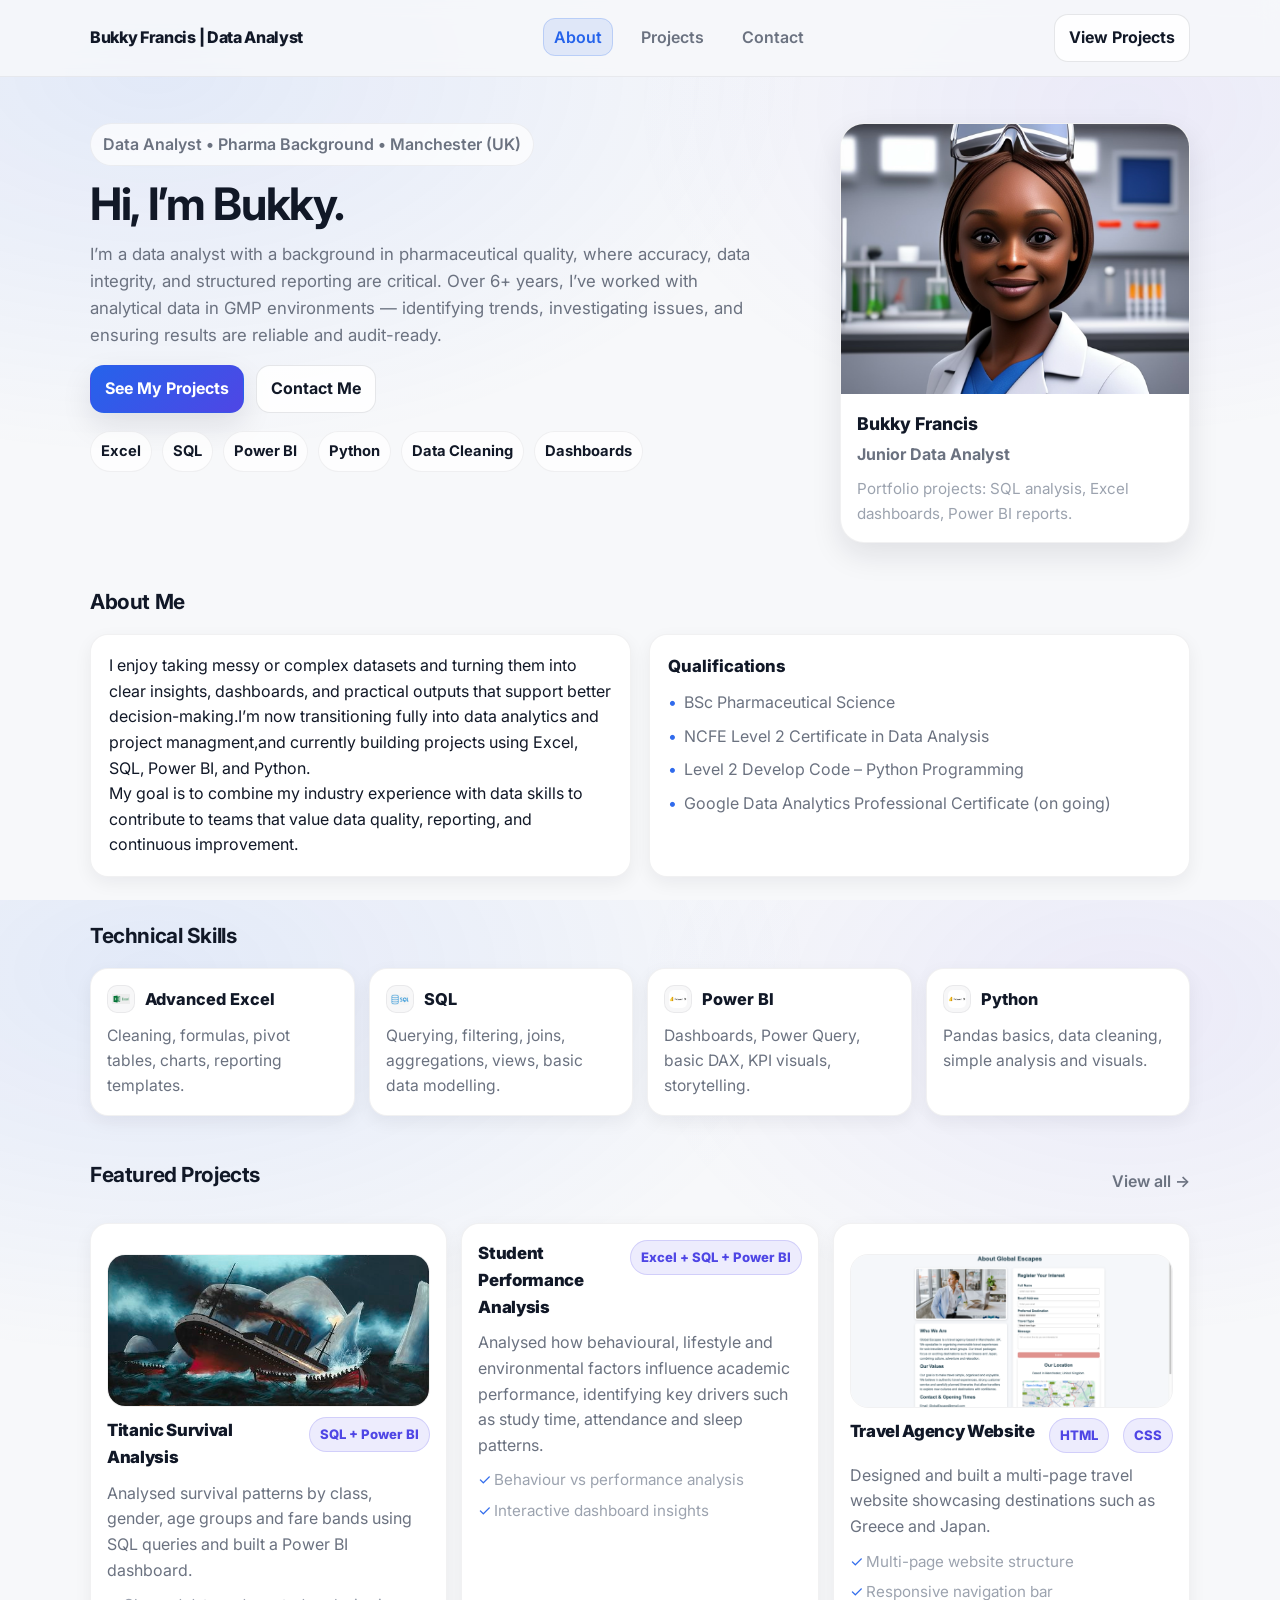
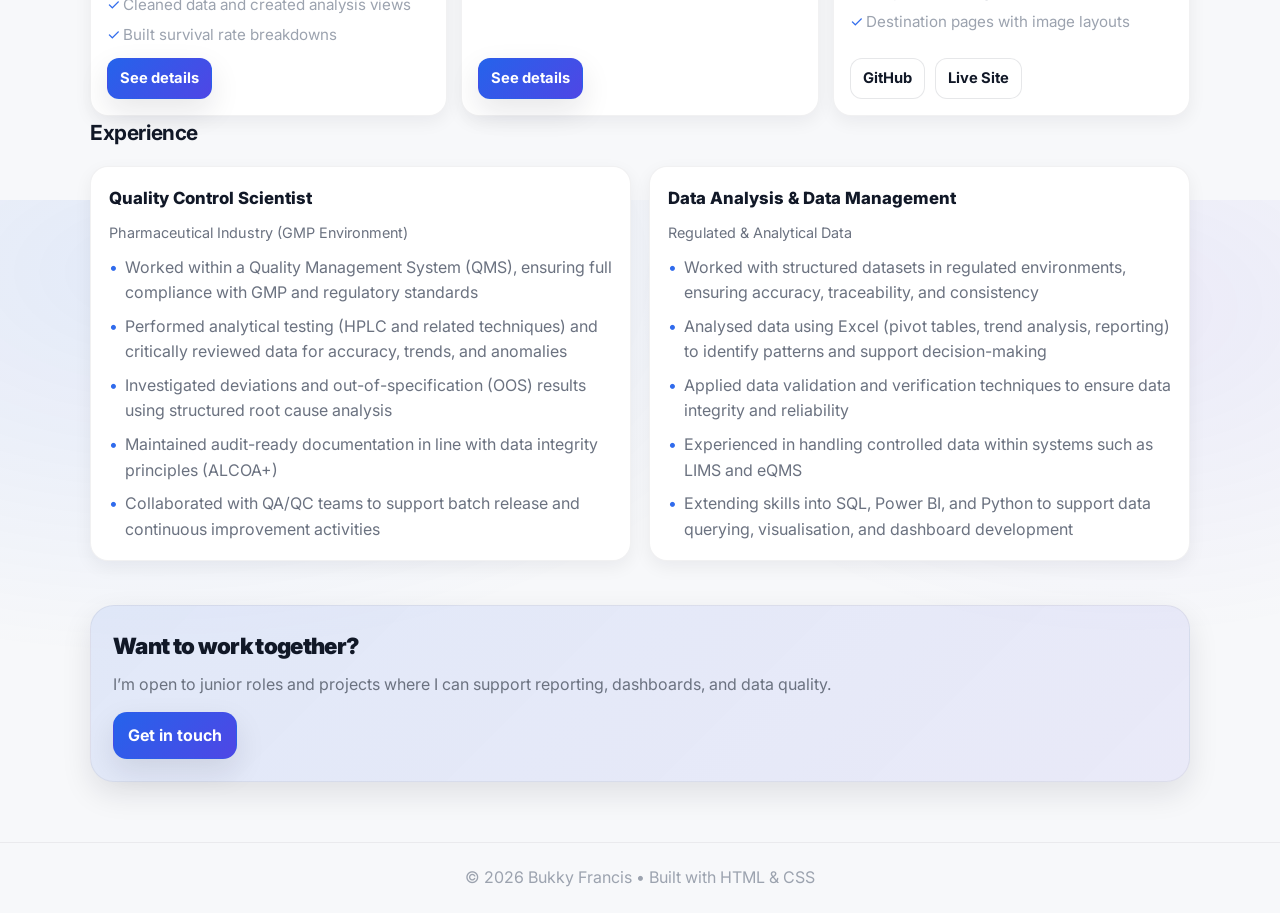
<file: index.html>
<!DOCTYPE html>
<html lang="en">
<head>
  <meta charset="UTF-8" />
  <meta name="viewport" content="width=device-width, initial-scale=1.0" />
  <title>Bukky Francis | Data Analyst Portfolio</title>

  <!-- Font (optional, clean + modern) -->
  <link rel="preconnect" href="https://fonts.googleapis.com">
  <link rel="preconnect" href="https://fonts.gstatic.com" crossorigin>
  <link href="https://fonts.googleapis.com/css2?family=Inter:wght@400;500;600;700&display=swap" rel="stylesheet">

  <link rel="stylesheet" href="style.css" />
</head>

<body>
  <!-- Header / Nav -->
  <header class="header">
    <nav class="nav">
      <a class="brand" href="index.html">Bukky Francis | Data Analyst</a>

      <ul class="nav-links">
        <li><a href="index.html" class="active">About</a></li>
        <li><a href="projects.html">Projects</a></li>
        <li><a href="contact.html">Contact</a></li>
      </ul>

      <!-- Optional button (nice for recruiters) -->
      <a class="btn btn-outline" href="projects.html">View Projects</a>
    </nav>
  </header>

  <main class="container">
    <!-- Hero -->
    <section class="hero">
      <div class="hero-left">
        <p class="tag">Data Analyst • Pharma Background • Manchester (UK)</p>

        <h1>Hi, I’m Bukky.</h1>

        <p class="lead">
          I’m a data analyst with a background in pharmaceutical quality, where accuracy, data integrity, 
    and structured reporting are critical. Over 6+ years, I’ve worked with analytical data in GMP 
    environments — identifying trends, investigating issues, and ensuring results are reliable and audit-ready.
        </p>

        <div class="hero-actions">
          <a class="btn" href="projects.html">See My Projects</a>
          <a class="btn btn-outline" href="contact.html">Contact Me</a>
        </div>

        <div class="quick-info">
          <div class="pill">Excel</div>
          <div class="pill">SQL</div>
          <div class="pill">Power BI</div>
          <div class="pill">Python</div>
          <div class="pill">Data Cleaning</div>
          <div class="pill">Dashboards</div>
        </div>
      </div>

      <div class="hero-right">
        <!-- Put your image here: /images/profile.jpg -->
        <div class="profile-card">
          <img src="profile_pic.png" alt="Bukky Francis" class="profile-img" />
          <div class="profile-meta">
            <h2 class="profile-name">Bukky Francis</h2>
            <p class="profile-role">Junior Data Analyst</p>
            <p class="profile-note">
              Portfolio projects: SQL analysis, Excel dashboards, Power BI reports.
            </p>
          </div>
        </div>
      </div>
    </section>

    <!-- About section (CV-style) -->
    <section class="section">
      <h2 class="section-title">About Me</h2>

      <div class="grid two-col">
        <div class="card">
  
          <p> 
    I enjoy taking messy or complex datasets and turning them into clear insights, dashboards, and practical outputs 
    that support better decision-making.I’m now transitioning fully into data analytics and project managment,and currently
    building projects using Excel, SQL, Power BI, and Python.
  </p>

  <p>
    My goal is to combine my industry experience with data skills to contribute to teams that value data quality, 
    reporting, and continuous improvement.
  </p>
        </div>

        <div class="card">
          <h3>Qualifications</h3>
          <ul class="list">
            <li>BSc Pharmaceutical Science</li>
            <li>NCFE Level 2 Certificate in Data Analysis</li>
            <li>Level 2 Develop Code – Python Programming</li>
            <li>Google Data Analytics Professional Certificate (on going) </li>
          </ul>
        </div>
      </div>
    </section>

    <!-- Key Skills -->
    <section class="section">
      <h2 class="section-title">Technical Skills</h2>

      <div class="skills-grid">
        <div class="skill">
          <div class="skill-top">
            <img src="excel.jpg" alt="Excel" class="skill-icon">
            <h3> Advanced Excel</h3>
          </div>
          <p>Cleaning, formulas, pivot tables, charts, reporting templates.</p>
        </div>

        <div class="skill">
          <div class="skill-top">
            <img src="sql.jpeg" alt="SQL" class="skill-icon">
            <h3>SQL</h3>
          </div>
          <p>Querying, filtering, joins, aggregations, views, basic data modelling.</p>
        </div>

        <div class="skill">
          <div class="skill-top">
            <img src="powerbi.png" alt="Power BI" class="skill-icon">
            <h3>Power BI</h3>
          </div>
          <p>Dashboards, Power Query, basic DAX, KPI visuals, storytelling.</p>
        </div>

        <div class="skill">
          <div class="skill-top">
            <img src="powerbi.png" alt="Python" class="skill-icon">
            <h3>Python</h3>
          </div>
          <p>Pandas basics, data cleaning, simple analysis and visuals.</p>
        </div>
      </div>

      <p class="hint">
        

    <!-- Featured Projects (preview on homepage) -->
    <section class="section">

  <div class="section-head">
    <h2 class="section-title">Featured Projects</h2>
    <a class="link" href="projects.html">View all →</a>
  </div>

  <div class="projects-grid">

    <!-- Titanic Project -->
    <article class="project-card">

      <img src="titanic.jpg" alt="Titanic dashboard preview" class="project-image">

      <div class="project-top">
        <h3>Titanic Survival Analysis</h3>
        <span class="badge">SQL + Power BI</span>
      </div>

      <p>
        Analysed survival patterns by class, gender, age groups and fare bands using SQL queries and built a Power BI dashboard.
      </p>

      <ul class="mini-list">
        <li>Cleaned data and created analysis views</li>
        <li>Built survival rate breakdowns</li>
      </ul>

      <div class="project-actions">
        <a class="btn btn-small" href="titanic.html">See details</a>
      </div>

    </article>

  <!-- Student Performance Project -->
<article class="project-card">

  <div class="project-top">
    <h3>Student Performance Analysis</h3>
    <span class="badge">Excel + SQL + Power BI</span>
  </div>

  <p>
    Analysed how behavioural, lifestyle and environmental factors influence academic performance, identifying key drivers such as study time, attendance and sleep patterns.
  </p>

  <ul class="mini-list">
    <li>Behaviour vs performance analysis</li>
    <li>Interactive dashboard insights</li>
  </ul>

  <div class="project-actions">
    <a class="btn btn-small" href="studentperf.html">See details</a>
  </div>

</article>
    <!-- Travel Website -->
    <article class="project-card">

      <img src="travel-site.png" alt="Travel agency website preview" class="project-image">

      <div class="project-top">
        <h3>Travel Agency Website</h3>
        <span class="badge">HTML</span>
        <span class="badge">CSS</span>
      </div>

      <p>
        Designed and built a multi-page travel website showcasing destinations such as Greece and Japan.
      </p>

      <ul class="mini-list">
        <li>Multi-page website structure</li>
        <li>Responsive navigation bar</li>
        <li>Destination pages with image layouts</li>
      </ul>

      <div class="project-actions">
        <a class="btn btn-small btn-outline" href="https://github.com/bukkiefrancis/Travel-agency-site" target="_blank">GitHub</a>
        <a class="btn btn-small btn-outline" href="https://bukkiefrancis.github.io/Travel-agency-site/" target="_blank">Live Site</a>
      </div>

    </article>

  </div>

</section>

  <h2 class="section-title">Experience</h2>

  <div class="grid two-col">
<div class="card">
  <h3>Quality Control Scientist</h3>
  <p class="muted">Pharmaceutical Industry (GMP Environment)</p>

  <ul class="list">
    <li>Worked within a Quality Management System (QMS), ensuring full compliance with GMP and regulatory standards</li>
    <li>Performed analytical testing (HPLC and related techniques) and critically reviewed data for accuracy, trends, and anomalies</li>
    <li>Investigated deviations and out-of-specification (OOS) results using structured root cause analysis</li>
    <li>Maintained audit-ready documentation in line with data integrity principles (ALCOA+)</li>
    <li>Collaborated with QA/QC teams to support batch release and continuous improvement activities</li>
  </ul>
</div>

<div class="card">
  <h3>Data Analysis & Data Management</h3>
  <p class="muted">Regulated & Analytical Data</p>

  <ul class="list">
    <li>Worked with structured datasets in regulated environments, ensuring accuracy, traceability, and consistency</li>
    <li>Analysed data using Excel (pivot tables, trend analysis, reporting) to identify patterns and support decision-making</li>
    <li>Applied data validation and verification techniques to ensure data integrity and reliability</li>
    <li>Experienced in handling controlled data within systems such as LIMS and eQMS</li>
    <li>Extending skills into SQL, Power BI, and Python to support data querying, visualisation, and dashboard development</li>
  </ul>
</div>

</section>
    <!-- Footer CTA -->
    <section class="cta">
      <div class="cta-card">
        <h2>Want to work together?</h2>
        <p>
          I’m open to junior roles and projects where I can support reporting, dashboards, and data quality.
        </p>
        <a class="btn" href="contact.html">Get in touch</a>
      </div>
    </section>
  </main>

  <footer class="footer">
    <p>© <span id="year"></span> Bukky Francis • Built with HTML & CSS</p>
  </footer>

  <script>
    // Small touch: auto-update year
    document.getElementById("year").textContent = new Date().getFullYear();
  </script>
</body>
</html>
</file>
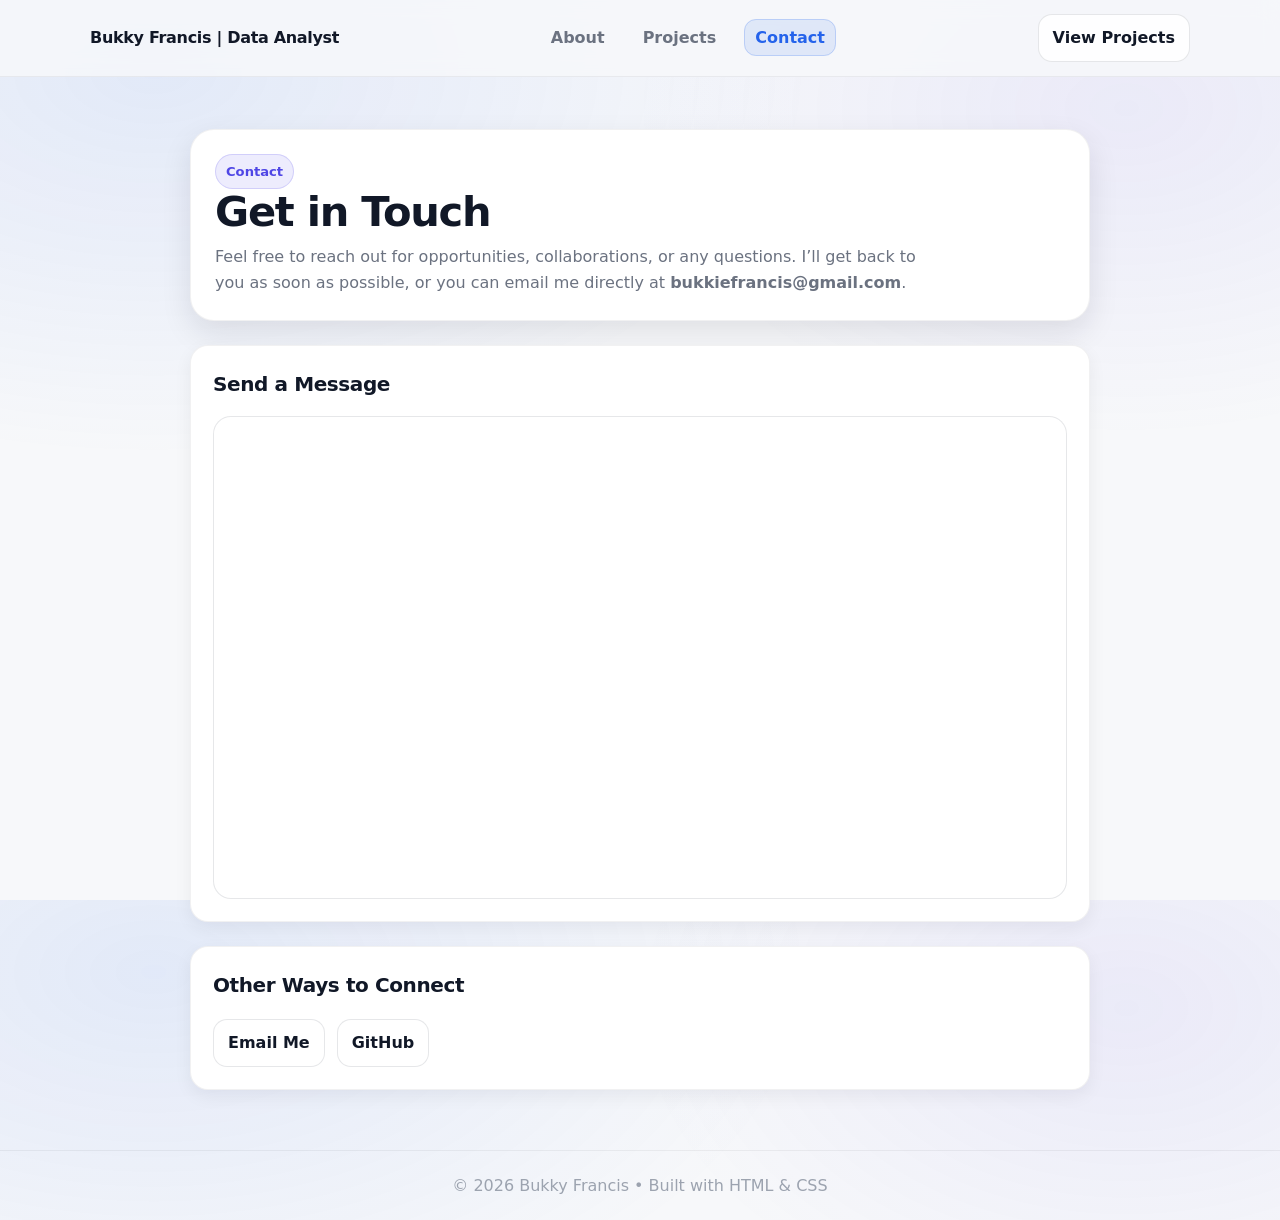
<file: contact.html>
<!DOCTYPE html>
<html lang="en">
<head>
  <meta charset="UTF-8">
  <meta name="viewport" content="width=device-width, initial-scale=1.0">
  <title>Bukky Francis | Contact</title>
  <link rel="stylesheet" href="style.css">
</head>
<body>

  <header class="header">
    <nav class="nav">
      <a class="brand" href="index.html">Bukky Francis | Data Analyst</a>

      <ul class="nav-links">
        <li><a href="index.html">About</a></li>
        <li><a href="projects.html">Projects</a></li>
        <li><a href="contact.html" class="active">Contact</a></li>
      </ul>

      <a class="btn btn-outline" href="projects.html">View Projects</a>
    </nav>
  </header>

  <main class="project-page">

    <section class="project-hero">
      <span class="badge">Contact</span>
      <h1>Get in Touch</h1>
      <p>
        Feel free to reach out for opportunities, collaborations, or any questions.
        I’ll get back to you as soon as possible, or you can email me directly at
        <strong>bukkiefrancis@gmail.com</strong>.
      </p>
    </section>

    <section class="project-section">
      <h2>Send a Message</h2>

      <div class="dashboard-box">
        <iframe
          src="https://docs.google.com/forms/d/e/1FAIpQLSdQZLHI34xCXz9Mj2_-xICmEDJbwE_rIefvV0098ezz-JDEHA/viewform?embedded=true"
          width="100%"
          height="850"
          frameborder="0"
          marginheight="0"
          marginwidth="0">
          Loading…
        </iframe>
      </div>
    </section>

    <section class="project-section">
      <h2>Other Ways to Connect</h2>

      <div class="project-links">
        <a class="btn btn-outline" href="mailto:bukkiefrancis@gmail.com">Email Me</a>
        <a class="btn btn-outline" href="https://github.com/bukkiefrancis" target="_blank">GitHub</a>
      </div>
    </section>

  </main>

  <footer class="footer">
    <p>© <span id="year"></span> Bukky Francis • Built with HTML & CSS</p>
  </footer>

  <script>
    document.getElementById("year").textContent = new Date().getFullYear();
  </script>

</body>
</html>
</file>
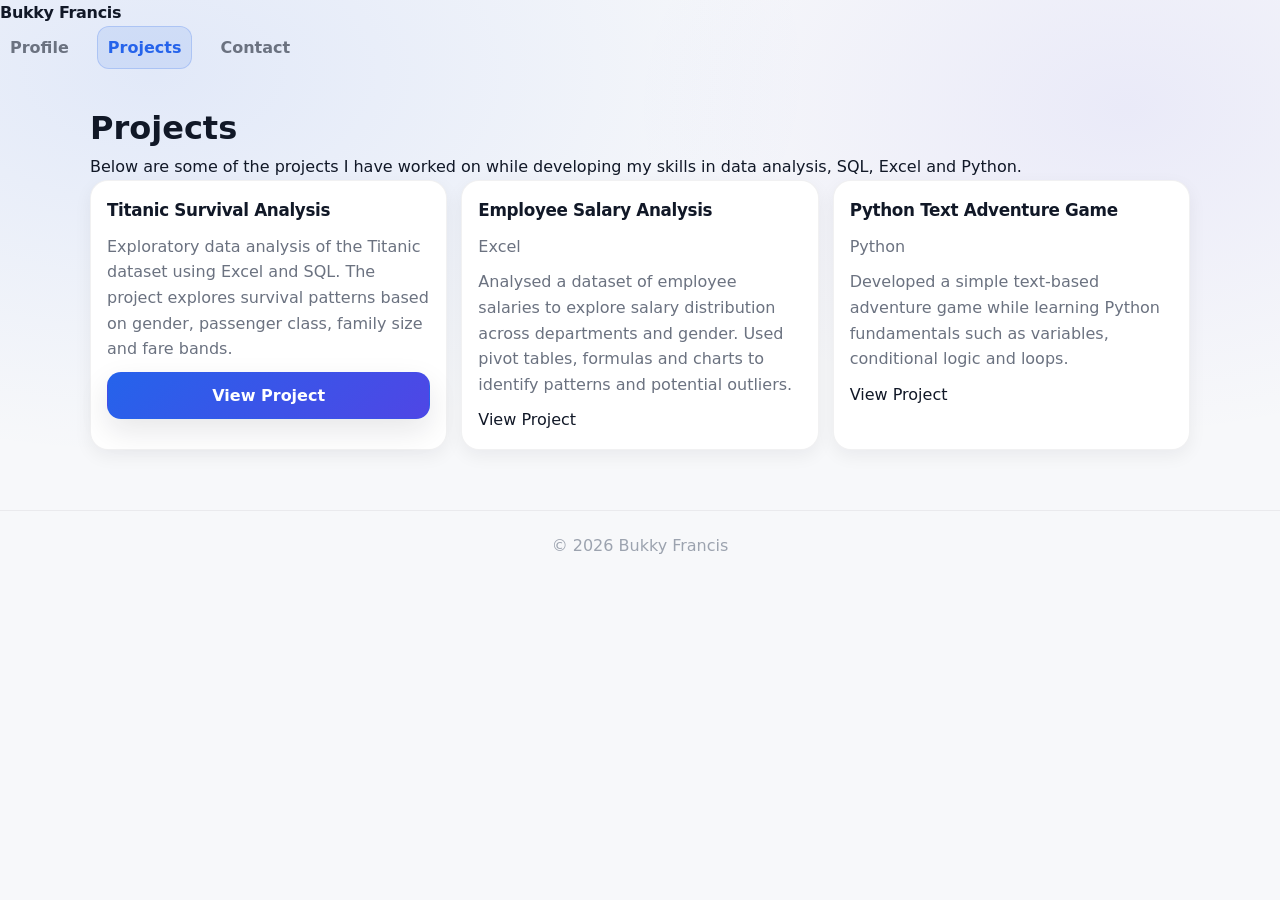
<file: projects.html>
<!DOCTYPE html>
<html lang="en">

<head>

<meta charset="UTF-8">
<meta name="viewport" content="width=device-width, initial-scale=1.0">

<title>Bukky Francis | Projects</title>

<link rel="stylesheet" href="style.css">

</head>


<body>

<header>

<nav class="navbar">

<div class="brand">
<a href="index.html">Bukky Francis</a>
</div>

<div class="nav-links">
<a href="index.html">Profile</a>
<a href="projects.html" class="active">Projects</a>
<a href="contact.html">Contact</a>
</div>

</nav>

</header>


<main class="container">

<h1>Projects</h1>

<p>
Below are some of the projects I have worked on while developing my
skills in data analysis, SQL, Excel and Python.
</p>


<section class="projects-grid">


<!-- Project 1 -->
<div class="project-card">

<h3>Titanic Survival Analysis</h3>

<p>
Exploratory data analysis of the Titanic dataset using Excel and SQL.
The project explores survival patterns based on gender, passenger class,
family size and fare bands.
</p>

<a href="titanic.html" class="btn">View Project</a>

</div>


<!-- Project 2 -->

<div class="project-card">

<h3>Employee Salary Analysis</h3>

<p class="project-tools">
Excel
</p>

<p>
Analysed a dataset of employee salaries to explore salary distribution
across departments and gender. Used pivot tables, formulas and charts
to identify patterns and potential outliers.
</p>

<a class="project-link" href="#" target="_blank">
View Project
</a>

</div>


<!-- Project 3 -->

<div class="project-card">

<h3>Python Text Adventure Game</h3>

<p class="project-tools">
Python
</p>

<p>
Developed a simple text-based adventure game while learning Python
fundamentals such as variables, conditional logic and loops.
</p>

<a class="project-link" href="#" target="_blank">
View Project
</a>

</div>


</section>

</main>


<footer class="footer">

<p>© 2026 Bukky Francis</p>

</footer>


</body>

</html>
</file>
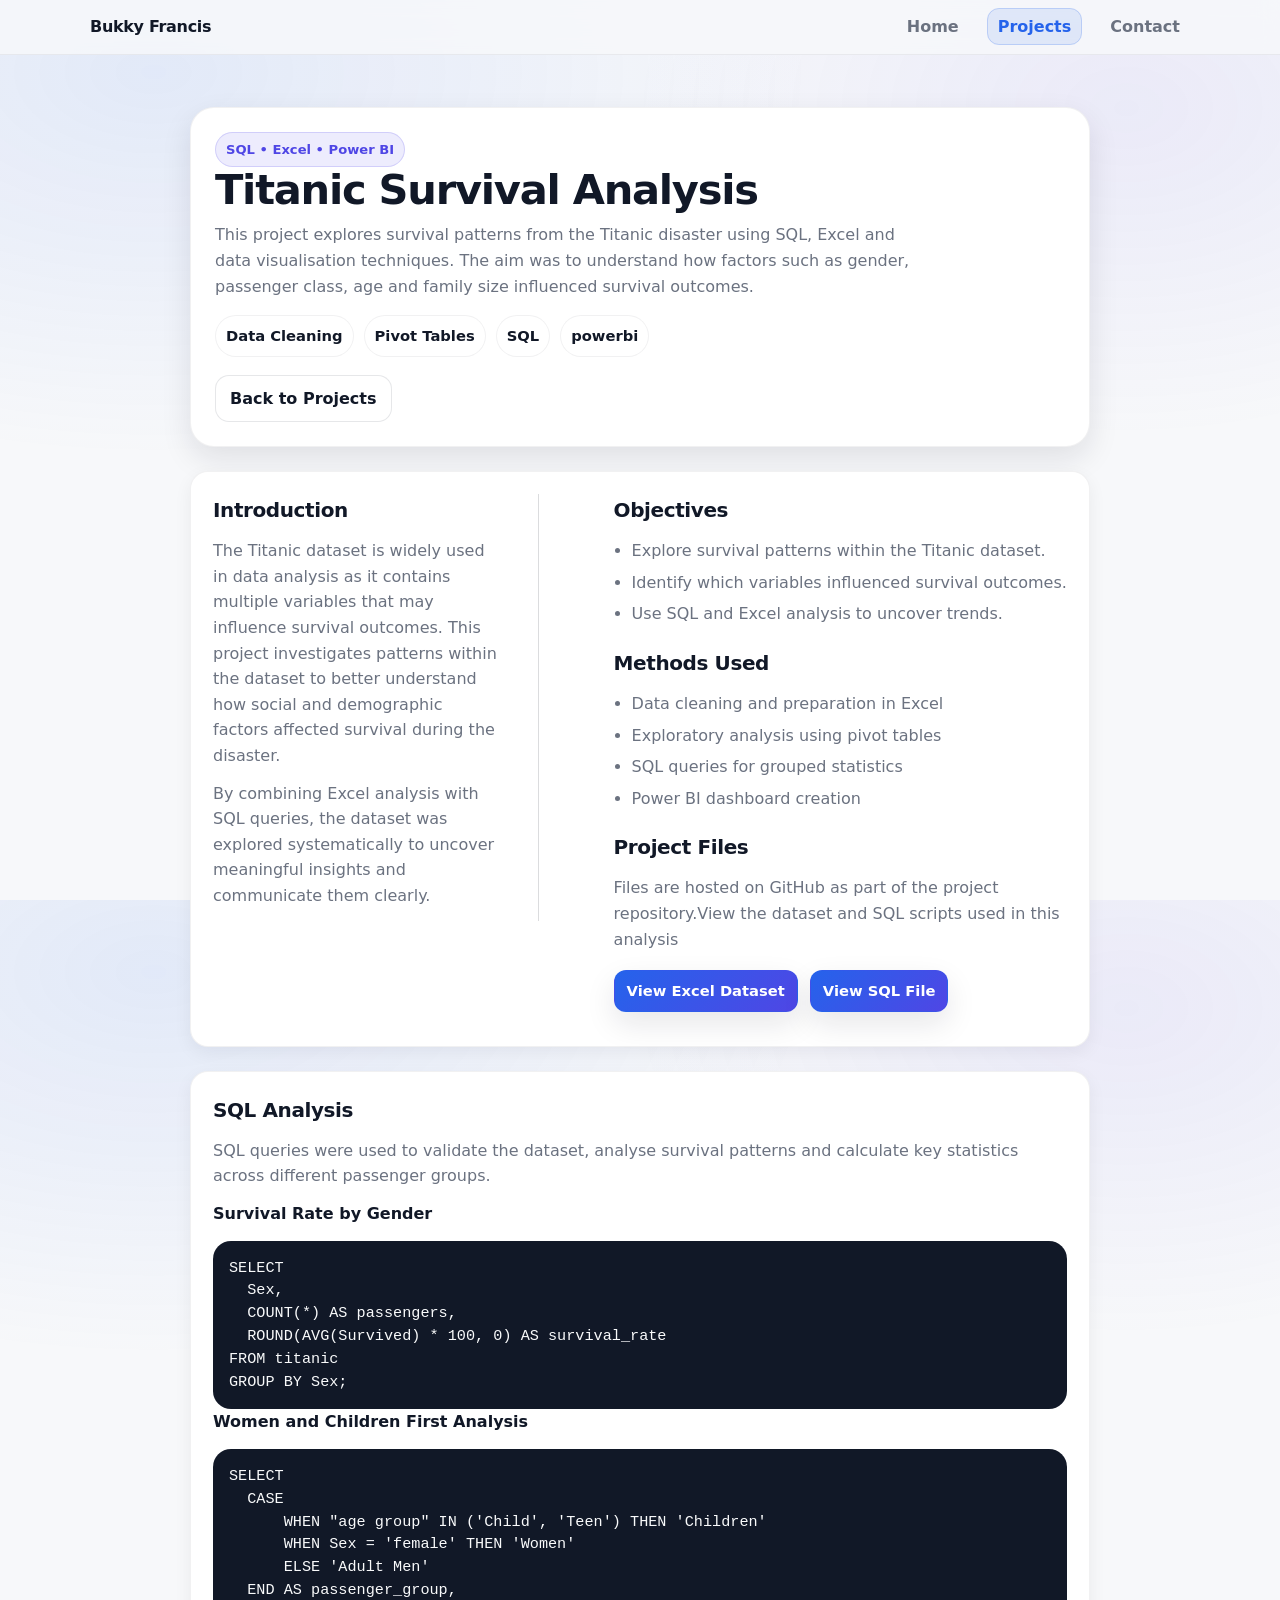
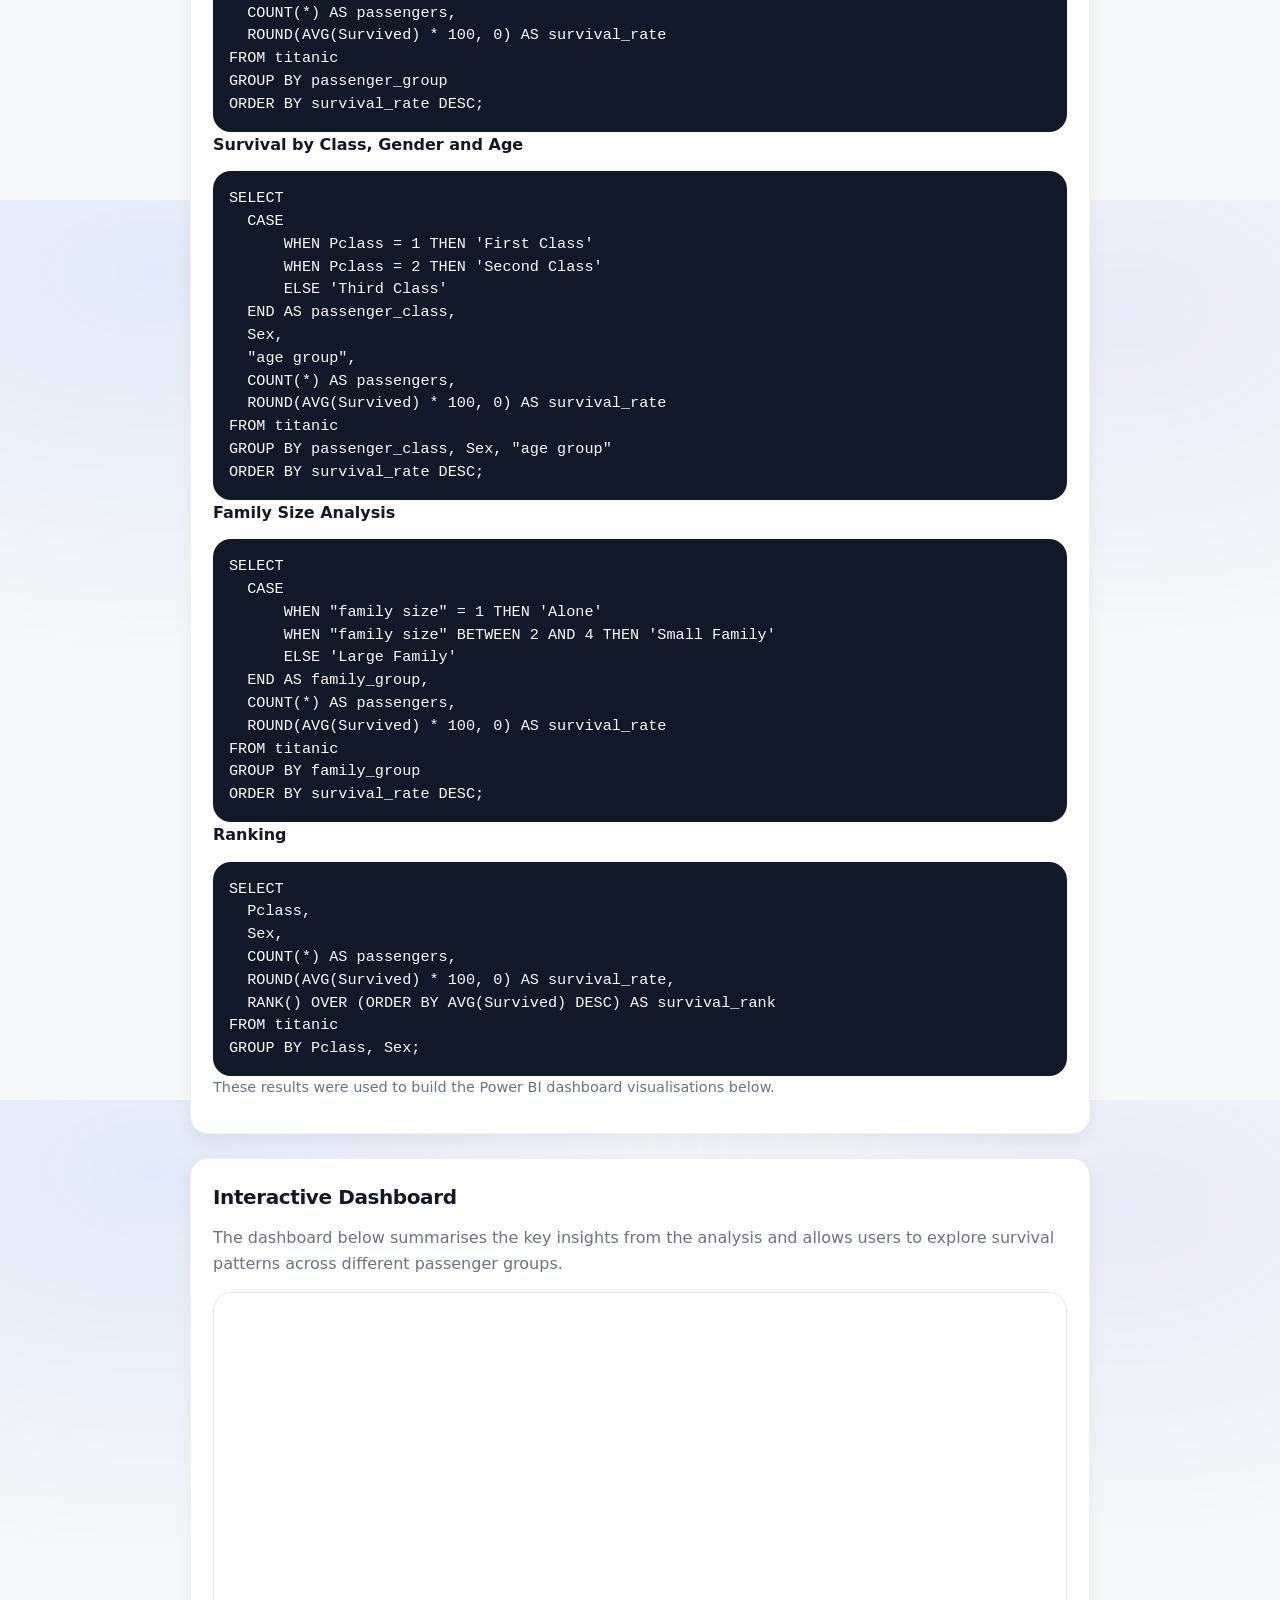
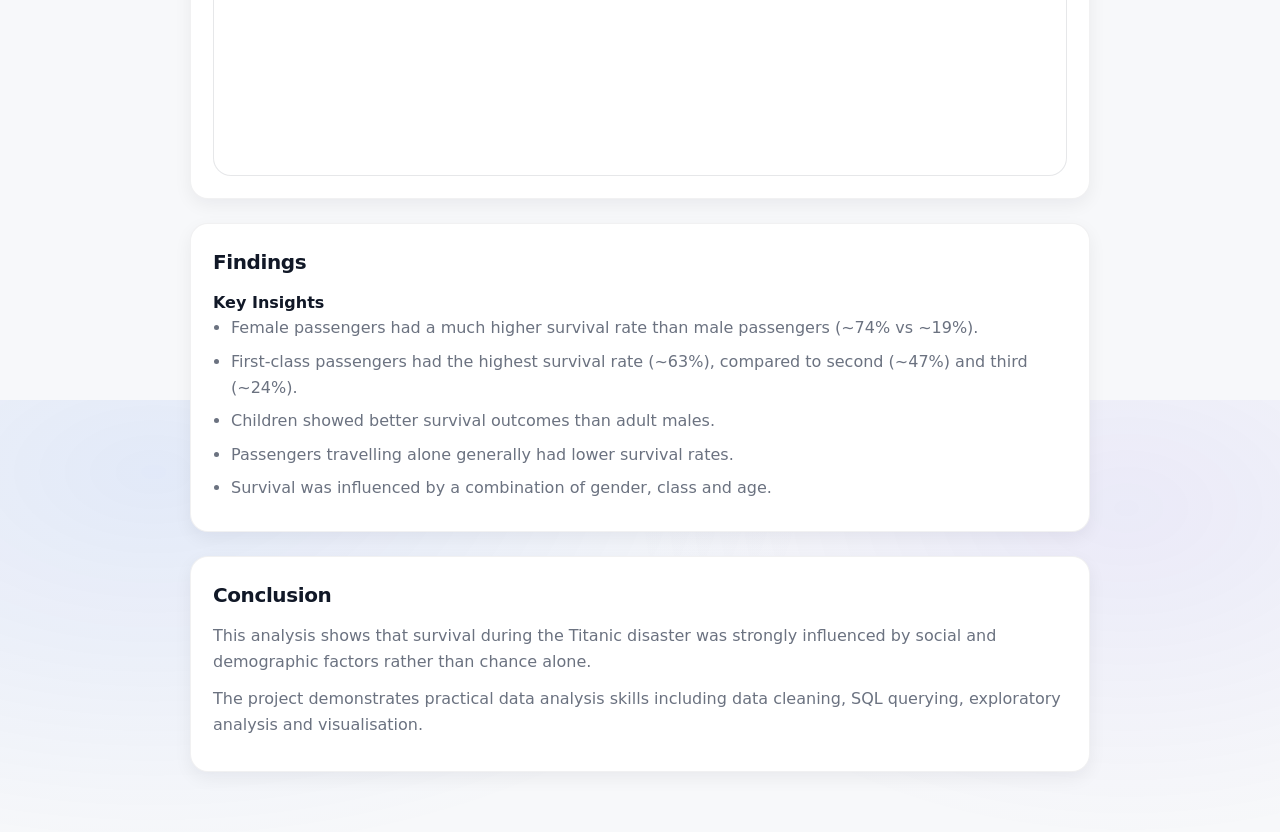
<file: titanic.html>
<!DOCTYPE html>
<html lang="en">
<head>
  <meta charset="UTF-8">
  <meta name="viewport" content="width=device-width, initial-scale=1.0">
  <title>Titanic Survival Analysis | Bukky Francis</title>
  <link rel="stylesheet" href="style.css">
</head>
<body>

<header class="header">
  <nav class="nav">
    <div class="brand">Bukky Francis</div>

    <ul class="nav-links">
      <li><a href="index.html">Home</a></li>
      <li><a href="projects.html" class="active">Projects</a></li>
      <li><a href="contact.html">Contact</a></li>
    </ul>
  </nav>
</header>

<main class="project-page">

  <!-- HERO -->
  <section class="project-hero">
    <span class="badge">SQL • Excel • Power BI</span>
    <h1>Titanic Survival Analysis</h1>

    <p>
      This project explores survival patterns from the Titanic disaster using SQL,
      Excel and data visualisation techniques. The aim was to understand how factors
      such as gender, passenger class, age and family size influenced survival outcomes.
    </p>

    <div class="project-meta">
      <span class="pill">Data Cleaning</span>
      <span class="pill">Pivot Tables</span>
      <span class="pill">SQL</span>
      <span class="pill">powerbi</span>
    </div>

    <div class="project-links">
      <a href="projects.html" class="btn btn-outline">Back to Projects</a>
    </div>
  </section>

  <!-- INTRO + OBJECTIVES + METHODS + FILES -->
  <section class="project-section project-layout">

    <div class="intro-box">
      <h2>Introduction</h2>

      <p>
        The Titanic dataset is widely used in data analysis as it contains multiple
        variables that may influence survival outcomes. This project investigates
        patterns within the dataset to better understand how social and demographic
        factors affected survival during the disaster.
      </p>

      <p>
        By combining Excel analysis with SQL queries, the dataset was explored
        systematically to uncover meaningful insights and communicate them clearly.
      </p>
    </div>

    <div class="analysis-box">
      <h2>Objectives</h2>

      <ul>
        <li>Explore survival patterns within the Titanic dataset.</li>
        <li>Identify which variables influenced survival outcomes.</li>
        <li>Use SQL and Excel analysis to uncover trends.</li>
      </ul>

      <h2>Methods Used</h2>

      <ul>
        <li>Data cleaning and preparation in Excel</li>
        <li>Exploratory analysis using pivot tables</li>
        <li>SQL queries for grouped statistics</li>
        <li>Power BI dashboard creation</li>
      </ul>

      <h2>Project Files</h2>

      <p>
      
        Files are hosted on GitHub as part of the project repository.View the dataset and SQL scripts used in this analysis 
      </p>

      <div class="project-links">
        <a href="https://github.com/bukkiefrancis/Portfolio/blob/main/titanic-dataset.xlsx"
           class="btn btn-small"
           target="_blank">
          View Excel Dataset
        </a>

        <a href="https://github.com/bukkiefrancis/Portfolio/blob/main/titanic-sql-analysis.sql"
           class="btn btn-small"
           target="_blank">
          View SQL File
        </a>

        </a>
      </div>

      <p class="muted">
        
      </p>
    </div>

  </section>

  <!-- SQL -->
  <section class="project-section">
    <h2>SQL Analysis</h2>

    <p>
      SQL queries were used to validate the dataset, analyse survival patterns and calculate key statistics across different passenger groups.
    </p>

    <h4>Survival Rate by Gender</h4>
    <pre class="code-block"><code>SELECT
  Sex,
  COUNT(*) AS passengers,
  ROUND(AVG(Survived) * 100, 0) AS survival_rate
FROM titanic
GROUP BY Sex;</code></pre>

    <h4>Women and Children First Analysis</h4>
    <pre class="code-block"><code>SELECT
  CASE
      WHEN "age group" IN ('Child', 'Teen') THEN 'Children'
      WHEN Sex = 'female' THEN 'Women'
      ELSE 'Adult Men'
  END AS passenger_group,
  COUNT(*) AS passengers,
  ROUND(AVG(Survived) * 100, 0) AS survival_rate
FROM titanic
GROUP BY passenger_group
ORDER BY survival_rate DESC;</code></pre>

    <h4>Survival by Class, Gender and Age</h4>
    <pre class="code-block"><code>SELECT
  CASE
      WHEN Pclass = 1 THEN 'First Class'
      WHEN Pclass = 2 THEN 'Second Class'
      ELSE 'Third Class'
  END AS passenger_class,
  Sex,
  "age group",
  COUNT(*) AS passengers,
  ROUND(AVG(Survived) * 100, 0) AS survival_rate
FROM titanic
GROUP BY passenger_class, Sex, "age group"
ORDER BY survival_rate DESC;</code></pre>

    <h4>Family Size Analysis</h4>
    <pre class="code-block"><code>SELECT
  CASE
      WHEN "family size" = 1 THEN 'Alone'
      WHEN "family size" BETWEEN 2 AND 4 THEN 'Small Family'
      ELSE 'Large Family'
  END AS family_group,
  COUNT(*) AS passengers,
  ROUND(AVG(Survived) * 100, 0) AS survival_rate
FROM titanic
GROUP BY family_group
ORDER BY survival_rate DESC;</code></pre>

    <h4>Ranking</h4>
    <pre class="code-block"><code>SELECT
  Pclass,
  Sex,
  COUNT(*) AS passengers,
  ROUND(AVG(Survived) * 100, 0) AS survival_rate,
  RANK() OVER (ORDER BY AVG(Survived) DESC) AS survival_rank
FROM titanic
GROUP BY Pclass, Sex;</code></pre>

    <p class="muted">
      These results were used to build the Power BI dashboard visualisations below.
    </p>
  </section>

  <!-- DASHBOARD -->
  <section class="project-section">
    <h2>Interactive Dashboard</h2>

    <p>
      The dashboard below summarises the key insights from the analysis and allows users to explore survival patterns across different passenger groups.
    </p>

    <div class="dashboard-box">
      <iframe
        title="TITANIC"
        src="https://app.powerbi.com/reportEmbed?reportId=fdaf2d0f-9a35-48d6-93d9-04c9f62f84bd&autoAuth=true&ctid=00449dde-2c61-47fa-81ef-e0761befef8d&filterPaneEnabled=false&navContentPaneEnabled=false"
        width="100%"
        height="450"
        frameborder="0"
        allowFullScreen="true">
      </iframe>
    </div>
  </section>

  <!-- FINDINGS -->
  <section class="project-section">
    <h2>Findings</h2>

    <h4>Key Insights</h4>
    <ul>
      <li>Female passengers had a much higher survival rate than male passengers (~74% vs ~19%).</li>
      <li>First-class passengers had the highest survival rate (~63%), compared to second (~47%) and third (~24%).</li>
      <li>Children showed better survival outcomes than adult males.</li>
      <li>Passengers travelling alone generally had lower survival rates.</li>
      <li>Survival was influenced by a combination of gender, class and age.</li>
    </ul>
  </section>

  <!-- CONCLUSION -->
  <section class="project-section">
    <h2>Conclusion</h2>

    <p>
      This analysis shows that survival during the Titanic disaster was strongly influenced by social and demographic factors rather than chance alone.
    </p>

    <p>
      The project demonstrates practical data analysis skills including data cleaning, SQL querying, exploratory analysis and visualisation.
    </p>

  </section>

</main>

</body>
</html>
</file>
<file: style.css>
/* =========================
   Bukky Francis Portfolio
   style.css
   SAME layout • NEW light palette
   ========================= */

/* Reset */
* {
  margin: 0;
  padding: 0;
  box-sizing: border-box;
}

/* =========================
   Palette (LIGHT)
   ========================= */
:root{
  /* Surfaces */
  --bg: #f7f8fa;
  --panel: #ffffff;
  --panel-2: #ffffff;

  /* Text */
  --text: #111827;
  --muted: #6b7280;
  --muted-2: #9ca3af;

  /* Lines / borders */
  --line: rgba(17, 24, 39, 0.10);
  --line-2: rgba(17, 24, 39, 0.06);

  /* Accents */
  --accent: #2563eb;   /* primary blue */
  --accent-2: #4f46e5; /* indigo */

  /* Effects */
  --shadow: 0 12px 30px rgba(17, 24, 39, 0.10);

  /* Shape */
  --radius: 18px;
  --radius-2: 24px;

  /* Layout */
  --container: 1100px;
}

html, body {
  height: 100%;
}

body{
  font-family: "Inter", system-ui, -apple-system, Segoe UI, Roboto, Arial, sans-serif;
  background: radial-gradient(1200px 700px at 12% 8%, rgba(37,99,235,0.10), transparent 55%),
              radial-gradient(900px 600px at 88% 12%, rgba(79,70,229,0.08), transparent 55%),
              var(--bg);
  color: var(--text);
  line-height: 1.6;
}

/* Links */
a{
  color: inherit;
  text-decoration: none;
}
a:hover{
  opacity: 0.95;
}

/* Layout helpers */
.container{
  width: min(var(--container), 92%);
  margin: 0 auto;
  padding: 34px 0 60px;
}

.section{
  margin-top: 42px;
}

.section-title{
  font-size: 1.3rem;
  font-weight: 700;
  margin-bottom: 16px;
  letter-spacing: -0.02em;
}

.section-head{
  display: flex;
  align-items: center;
  justify-content: space-between;
  gap: 12px;
  margin-bottom: 16px;
}

.link{
  color: var(--muted);
  font-weight: 600;
}
.link:hover{
  color: var(--text);
}

/* =========================
   Header / Nav
   ========================= */
.header{
  position: sticky;
  top: 0;
  z-index: 50;
  backdrop-filter: blur(10px);
  background: rgba(247,248,250,0.82);
  border-bottom: 1px solid var(--line-2);
}

.nav{
  width: min(var(--container), 92%);
  margin: 0 auto;
  padding: 14px 0;
  display: flex;
  align-items: center;
  justify-content: space-between;
  gap: 16px;
}

.brand{
  font-weight: 800;
  letter-spacing: -0.02em;
}

.nav-links{
  list-style: none;
  display: flex;
  align-items: center;
  gap: 18px;
}

.nav-links a{
  color: var(--muted);
  font-weight: 600;
  padding: 8px 10px;
  border-radius: 12px;
  transition: background 150ms ease, color 150ms ease, border 150ms ease;
}

.nav-links a:hover{
  color: var(--text);
  background: rgba(17,24,39,0.04);
}

.nav-links a.active{
  color: var(--accent);
  background: rgba(37,99,235,0.10);
  border: 1px solid rgba(37,99,235,0.20);
}

/* =========================
   Buttons
   ========================= */
.btn{
  display: inline-flex;
  align-items: center;
  justify-content: center;
  padding: 10px 14px;
  border-radius: 14px;
  font-weight: 700;
  background: linear-gradient(135deg, var(--accent), var(--accent-2));
  color: #ffffff;
  border: 1px solid rgba(37,99,235,0.18);
  box-shadow: var(--shadow);
  transition: transform 160ms ease, opacity 160ms ease;
}

.btn:hover{
  transform: translateY(-1px);
}

.btn:active{
  transform: translateY(0px);
}

.btn-outline{
  background: rgba(255,255,255,0.85);
  color: var(--text);
  border: 1px solid var(--line);
  box-shadow: none;
}

.btn-small{
  padding: 8px 12px;
  border-radius: 12px;
  font-weight: 700;
  font-size: 0.92rem;
}

/* =========================
   Hero (KEEP same layout)
   ========================= */
.hero{
  margin-top: 12px;
  display: grid;
  grid-template-columns: 1.35fr 0.65fr;
  gap: 22px;
  align-items: stretch;
}

.tag{
  display: inline-block;
  color: var(--muted);
  font-weight: 600;
  background: rgba(255,255,255,0.70);
  border: 1px solid var(--line-2);
  padding: 8px 12px;
  border-radius: 999px;
  margin-bottom: 14px;
}

.hero h1{
  font-size: clamp(2rem, 4vw, 2.8rem);
  line-height: 1.1;
  letter-spacing: -0.03em;
  margin-bottom: 12px;
}

.lead{
  color: var(--muted);
  font-size: 1.05rem;
  max-width: 62ch;
}

.hero-actions{
  display: flex;
  gap: 12px;
  flex-wrap: wrap;
  margin-top: 16px;
}

.quick-info{
  display: flex;
  flex-wrap: wrap;
  gap: 10px;
  margin-top: 18px;
}

.pill{
  font-weight: 700;
  color: var(--text);
  background: rgba(255,255,255,0.70);
  border: 1px solid var(--line-2);
  padding: 8px 10px;
  border-radius: 999px;
  font-size: 0.92rem;
}

/* Profile card */
.profile-card{
  background: var(--panel);
  border: 1px solid var(--line-2);
  border-radius: var(--radius-2);
  overflow: hidden;
  box-shadow: var(--shadow);
  height: 100%;
  display: flex;
  flex-direction: column;
}

.profile-img{
  width: 100%;
  height: 270px;
  object-fit: cover;
  background: rgba(17,24,39,0.04);
}

.profile-meta{
  padding: 16px;
}

.profile-name{
  font-size: 1.1rem;
  font-weight: 800;
  margin-bottom: 4px;
}

.profile-role{
  color: var(--muted);
  font-weight: 700;
  margin-bottom: 10px;
}

.profile-note{
  color: var(--muted-2);
  font-size: 0.95rem;
}

/* =========================
   Cards / Grids
   ========================= */
.grid.two-col{
  display: grid;
  grid-template-columns: 1fr 1fr;
  gap: 18px;
}

.card{
  background: var(--panel);
  border: 1px solid var(--line-2);
  border-radius: var(--radius);
  padding: 18px;
  box-shadow: 0 6px 18px rgba(17,24,39,0.06);
}

.card h3{
  font-size: 1.05rem;
  font-weight: 800;
  margin-bottom: 10px;
}

.list{
  list-style: none;
  display: grid;
  gap: 8px;
}
.list li{
  color: var(--muted);
  padding-left: 16px;
  position: relative;
}
.list li::before{
  content: "•";
  position: absolute;
  left: 0;
  color: rgba(37,99,235,0.95);
}

/* =========================
   Skills
   ========================= */
.skills-grid{
  display: grid;
  grid-template-columns: repeat(4, 1fr);
  gap: 14px;
}

.skill{
  background: var(--panel);
  border: 1px solid var(--line-2);
  border-radius: var(--radius);
  padding: 16px;
  box-shadow: 0 6px 18px rgba(17,24,39,0.06);
}

.skill-top{
  display: flex;
  align-items: center;
  gap: 10px;
  margin-bottom: 10px;
}

.skill-icon{
  width: 28px;
  height: 28px;
  object-fit: contain;
  background: rgba(17,24,39,0.03);
  border: 1px solid var(--line-2);
  border-radius: 10px;
  padding: 4px;
}

.skill h3{
  font-size: 1.02rem;
  font-weight: 800;
}

.skill p{
  color: var(--muted);
  font-size: 0.98rem;
}

.hint{
  margin-top: 12px;
  color: var(--muted-2);
  font-size: 0.95rem;
}
.hint code{
  background: rgba(17,24,39,0.04);
  border: 1px solid var(--line-2);
  padding: 2px 6px;
  border-radius: 10px;
}

/* =========================
   Featured Projects (KEEP same layout)
   ========================= */
.projects-grid{
  display: grid;
  grid-template-columns: repeat(3, 1fr);
  gap: 14px;
}

.project-card{
  background: var(--panel);
  border: 1px solid var(--line-2);
  border-radius: var(--radius);
  padding: 16px;
  display: flex;
  flex-direction: column;
  gap: 10px;
  box-shadow: 0 6px 18px rgba(17,24,39,0.06);
}

.project-top{
  display: flex;
  align-items: flex-start;
  justify-content: space-between;
  gap: 10px;
}

.project-card h3{
  font-size: 1.05rem;
  font-weight: 850;
  letter-spacing: -0.02em;
}

.badge{
  display: inline-flex;
  align-items: center;
  gap: 6px;
  padding: 6px 10px;
  border-radius: 999px;
  font-size: 0.82rem;
  font-weight: 800;
  color: var(--accent-2);
  background: rgba(79,70,229,0.10);
  border: 1px solid rgba(79,70,229,0.18);
  white-space: nowrap;
}

.project-card p{
  color: var(--muted);
}

.mini-list{
  list-style: none;
  display: grid;
  gap: 6px;
}

.mini-list li{
  color: var(--muted-2);
  padding-left: 16px;
  position: relative;
  font-size: 0.95rem;
}
.mini-list li::before{
  content: "✓";
  position: absolute;
  left: 0;
  color: rgba(37,99,235,0.95);
}

.project-actions{
  display: flex;
  gap: 10px;
  margin-top: auto;
  flex-wrap: wrap;
}

/* =========================
   CTA
   ========================= */
.cta{
  margin-top: 44px;
}

.cta-card{
  background: linear-gradient(135deg, rgba(37,99,235,0.10), rgba(79,70,229,0.08));
  border: 1px solid var(--line-2);
  border-radius: var(--radius-2);
  padding: 22px;
  box-shadow: var(--shadow);
}

.cta-card h2{
  font-size: 1.4rem;
  font-weight: 900;
  margin-bottom: 8px;
  letter-spacing: -0.03em;
}

.cta-card p{
  color: var(--muted);
  margin-bottom: 14px;
}

/* =========================
   Footer
   ========================= */
.footer{
  border-top: 1px solid var(--line-2);
  padding: 22px 0;
  color: var(--muted-2);
  text-align: center;
}

/* =========================
   Responsive
   ========================= */
@media (max-width: 980px){
  .hero{
    grid-template-columns: 1fr;
  }
  .profile-img{
    height: 320px;
  }
  .grid.two-col{
    grid-template-columns: 1fr;
  }
  .skills-grid{
    grid-template-columns: repeat(2, 1fr);
  }
  .projects-grid{
    grid-template-columns: 1fr;
  }
  .nav{
    flex-wrap: wrap;
  }
}

@media (max-width: 520px){
  .nav-links{
    gap: 10px;
    flex-wrap: wrap;
  }
  .btn{
    width: 100%;
  }
  .btn-outline{
    width: 100%;
  }
}
.muted{
color: var(--muted);
font-size: 0.9rem;
margin-bottom: 10px;
}
/* =========================
   Individual Project Page
   ========================= */
.project-page{
  width: min(900px, 92%);
  margin: 0 auto;
  padding: 34px 0 60px;
}

.project-hero{
  background: var(--panel);
  border: 1px solid var(--line-2);
  border-radius: var(--radius-2);
  padding: 24px;
  box-shadow: var(--shadow);
  margin-top: 18px;
}

.project-hero h1{
  font-size: clamp(2rem, 4vw, 2.6rem);
  line-height: 1.1;
  letter-spacing: -0.03em;
  margin-bottom: 10px;
}

.project-hero p{
  color: var(--muted);
  max-width: 70ch;
}

.project-meta{
  display: flex;
  flex-wrap: wrap;
  gap: 10px;
  margin-top: 16px;
}

.project-section{
  margin-top: 24px;
  background: var(--panel);
  border: 1px solid var(--line-2);
  border-radius: var(--radius);
  padding: 22px;
  box-shadow: 0 6px 18px rgba(17,24,39,0.06);
}

.project-section h2{
  font-size: 1.25rem;
  font-weight: 800;
  margin-bottom: 12px;
  letter-spacing: -0.02em;
}

.project-section p{
  color: var(--muted);
  margin-bottom: 12px;
}

.project-section ul{
  padding-left: 18px;
  color: var(--muted);
}

.project-section li{
  margin-bottom: 8px;
}

.project-image{
  width: 100%;
  border-radius: var(--radius);
  border: 1px solid var(--line-2);
  margin-top: 14px;
}

.project-links{
  display: flex;
  gap: 12px;
  flex-wrap: wrap;
  margin-top: 18px;
}

.code-block{
  background: #111827;
  color: #f9fafb;
  padding: 16px;
  border-radius: var(--radius);
  overflow-x: auto;
  font-size: 0.95rem;
  line-height: 1.5;
  margin-top: 14px;
}

@media (max-width: 520px){
  .project-hero,
  .project-section{
    padding: 18px;
  }
}

/* =========================
   Project intro + objectives layout
   ========================= */

.project-layout{
  display: grid;
  grid-template-columns: 1fr 1.5fr;
  gap: 40px;
  align-items: start;
}

.intro-box{
  max-width: 100%;
}

.intro-box p{
  max-width: 34ch;
}

.analysis-box h2{
  margin-top: 20px;
}

.analysis-box h2:first-child{
  margin-top: 0;
}

.analysis-box ul{
  margin-bottom: 20px;
}

.analysis-box li{
  margin-bottom: 6px;
}

.dashboard-box iframe{
  width: 100%;
  height: 450px;
  border-radius: var(--radius);
  border: 1px solid var(--line);
}

.intro-box{
  padding-right: 30px;
  border-right: 1px solid var(--line-2);
}

/* Mobile */
@media (max-width: 900px){

  .project-layout{
    grid-template-columns: 1fr;
    gap: 24px;
  }
}

.intro-box{
  padding-right: 35px;
  border-right: 1px solid rgba(17,24,39,0.15);
}

.analysis-box{
  padding-left: 35px;
}
.dashboard-box{
  margin-top: 16px;
  padding: 12px;
  border: 1px solid var(--line);
  border-radius: var(--radius);
  background: rgba(255,255,255,0.6);
}

.dashboard-box iframe{
  width: 100%;
  border: none;
  border-radius: var(--radius);
}
</file>
